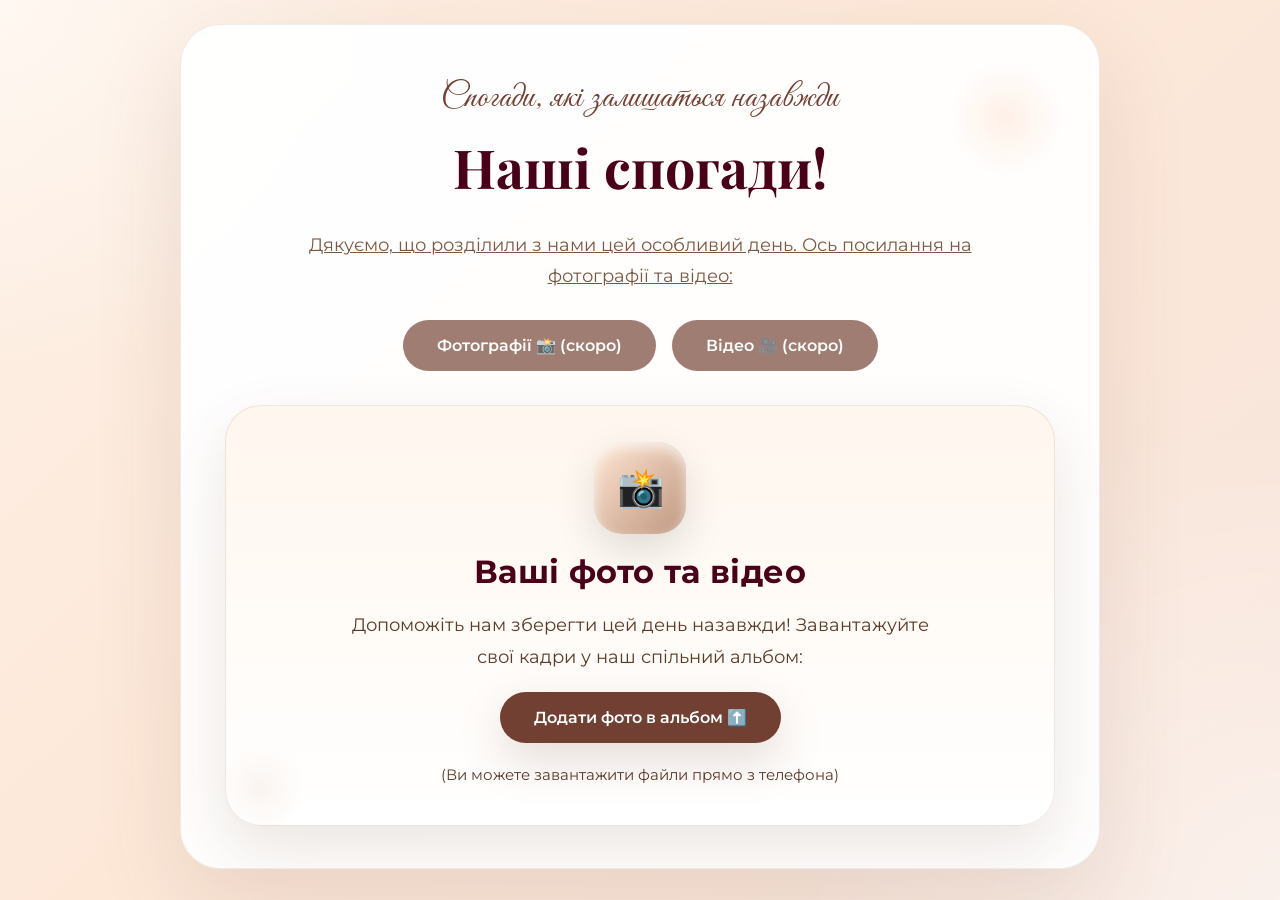
<file: index.html>
<!DOCTYPE html>
<html lang="uk">
<head>
<meta charset="UTF-8">
<meta name="viewport" content="width=device-width, initial-scale=1.0">
<meta name="description" content="Запрошення на весілля Олександра та Альони. 10 жовтня 2026 року в Харкові.">
<meta property="og:title" content="Весілля Олександра та Альони">
<meta property="og:description" content="Запрошуємо вас розділити з нами наш особливий день">
<meta property="og:image" content="1.jpg">
<meta property="og:type" content="website">
<title>Весілля Олександра та Альони</title>
<link rel="icon" href="data:image/svg+xml,<svg xmlns=%22http://www.w3.org/2000/svg%22 viewBox=%220 0 100 100%22><text y=%22.9em%22 font-size=%2290%22>💍</text></svg>">
<link rel="preconnect" href="https://fonts.googleapis.com">
<link rel="preconnect" href="https://fonts.gstatic.com" crossorigin>
<link rel="preload" href="https://fonts.googleapis.com/css2?family=Playfair+Display:wght@400;600;700&family=Great+Vibes&family=Montserrat:wght@300;400&display=swap" as="style">
<link href="https://fonts.googleapis.com/css2?family=Playfair+Display:wght@400;600;700&family=Great+Vibes&family=Montserrat:wght@300;400&display=swap" rel="stylesheet">
<link rel="stylesheet" href="style.css">
</head>
<body>
<audio id="bgMusic" preload="auto" autoplay loop muted playsinline>
  <source src="alex-warren-ordinary.mp3" type="audio/mpeg">
  Ваш браузер не підтримує аудіо.
</audio>

<!-- Відео на весь екран спочатку -->
<div id="intro-video-container" style="position: fixed; top: 0; left: 0; width: 100%; height: 100%; background: #000; display: flex; align-items: center; justify-content: center; z-index: 1000;">
  <video id="intro-video" style="width: 100%; height: 100%; object-fit: cover;" autoplay muted playsinline preload="auto">
    <source src="envelope-bg.mp4" type="video/mp4">
    Ваш браузер не підтримує відео.
  </video>
  <div class="intro-audio-hint">Тицни сюди для увімкнення аудіо доріжки</div>
</div>

<div id="envelope" onclick="openInvite()" role="button" tabindex="0" aria-label="Натисніть, щоб відкрити запрошення" style="display: none;">
  <video id="envelope-bg-video" autoplay muted loop playsinline preload="auto">
    <source src="envelope-bg.mp4" type="video/mp4">
    Ваш браузер не підтримує відео.
  </video>
  <div class="envelope-box">
    <div class="envelope-flap"></div>
    <div class="wax-seal">О&А</div>
    <!-- <div class="letter">Запрошуємо вас! <br> <span style="font-size: 0.6em; font-family: 'Montserrat';">10.10.2026</span></div> -->
  </div>
  <p>Натисніть, щоб відкрити запрошення</p>
</div>

<button class="music-btn" onclick="toggleMusic()" aria-label="Увімкнути або вимкнути фонову музику">🎵</button>

<div id="mainContent" style="display:none;">
  <section class="hero">
    <h1>Олександр & Альона</h1>
    <p class="script">Запрошуємо вас розділити з нами наш особливий день</p>
    <p>10 жовтня 2026 • 15:00 • м. Харків</p>
    <div id="countdown"></div>
  </section>

  <section class="fade-in">
    <h2>📍 Локація</h2>
    <div class="divider"></div>
    <p id="address-text" onclick="copyAddress()" title="Натисніть, щоб скопіювати">Ресторан Сім-Сім, м. Харків <span style="font-size:0.8em; opacity:0.7;">📋</span></p>

    <div style="margin-bottom: 20px;">
      <a href="https://www.google.com/maps/dir/?api=1&destination=50.015272,36.286023" target="_blank" rel="noopener noreferrer" class="map-btn">Google Maps 🗺️</a>
      <a href="https://waze.com/ul?ll=50.015272,36.286023&navigate=yes" target="_blank" rel="noopener noreferrer" class="map-btn">Waze 🚙</a>
      <a href="http://maps.apple.com/?daddr=50.015272,36.286023" target="_blank" rel="noopener noreferrer" class="map-btn">Apple Maps 🍏</a>
    </div>

    <div style="max-width:1200px; margin:0 auto;">
      <div class="location-grid" style="display:grid; grid-template-columns:repeat(2, 1fr); gap:20px; margin-bottom:30px;">
        <img width="1800" height="1200" src="1.jpg" class="view-img" alt="Зовнішній вигляд ресторану Сім-Сім" decoding="async" style="width:100%; height:300px; border-radius:20px; object-fit:cover; box-shadow:0 15px 40px rgba(0,0,0,0.1);">
        <img width="561" height="398" src="2.jpg" class="view-img" alt="Інтер'єр ресторану Сім-Сім" decoding="async" style="width:100%; height:300px; border-radius:20px; object-fit:cover; box-shadow:0 15px 40px rgba(0,0,0,0.1);">
      </div>
      <iframe src="https://www.google.com/maps/embed?pb=!1m18!1m12!1m3!1d2560.272!2d36.286023!3d50.015272!2m3!1f0!2f0!3f0!3m2!1i1024!2i768!4f13.1!3m3!1m2!1s0x4127a7498be85b9d%3A0xc0aa5402f02b798c!2s%D0%A1%D0%B8%D0%BC-%D0%A1%D0%B8%D0%BC!5e0!3m2!1suk!2sua!4v1740912000000!5m2!1suk!2sua" width="100%" height="300" style="border:0;border-radius:20px;" allowfullscreen loading="lazy" referrerpolicy="no-referrer-when-downgrade"></iframe>
    </div>
  </section>

  <section class="fade-in" id="timing-section">
    <h2>🕒 Таймінг</h2>
    <div class="divider"></div>
    <p>Орієнтовний розклад на день:</p>
    <ul class="timing-list" style="list-style:none; padding:0; max-width:500px; margin:0 auto; text-align:left;">
      <li class="stagger-item" style="margin: 10px 0;"><strong>14:00</strong> — Welcome зона (Прийом гостей)</li>
      <li class="stagger-item" style="margin: 10px 0;"><strong>14:30</strong> — Початок церемонії</li>
      <li class="stagger-item" style="margin: 10px 0;"><strong>21:30</strong> — Завершення святкування</li>
    </ul>
  </section>

  <section class="fade-in">
    <h2>📷 Our history</h2>
    <div class="divider"></div>
    <div class="gallery history-gallery">
      <img width="960" height="1280" data-src="photo1.jpg" class="view-img lazy" alt="Фото з нашої історії 1" loading="lazy" decoding="async">
      <img width="960" height="1280" data-src="photo2.jpg" class="view-img lazy" alt="Фото з нашої історії 2" loading="lazy" decoding="async">
      <img width="1280" height="960" data-src="photo3.jpg" class="view-img lazy" alt="Фото з нашої історії 3" loading="lazy" decoding="async">
      <img width="960" height="1280" data-src="photo4.jpg" class="view-img lazy" alt="Фото з нашої історії 4" loading="lazy" decoding="async">
      <img width="960" height="1280" data-src="photo5.jpg" class="view-img lazy" alt="Фото з нашої історії 5" loading="lazy" decoding="async">
      <img width="960" height="1280" data-src="photo6.jpg" class="view-img lazy" alt="Фото з нашої історії 6" loading="lazy" decoding="async">
    </div>
  </section>

  <section class="dress-code fade-in">
    <h2>Dress Code</h2>
    <div class="divider"></div>
    <p>Будемо раді бачити вас у теплих винно-карамельних відтінках.</p>
    <div class="palette">
      <div><div class="color-box" style="background:#ffe6d1;"></div><div class="color-name">Vanilla</div></div>
      <div><div class="color-box" style="background:#9d806e;"></div><div class="color-name">Almond</div></div>
      <div><div class="color-box" style="background:#724032;"></div><div class="color-name">Coffee</div></div>
      <div><div class="color-box" style="background:#490018;"></div><div class="color-name">Cabernet</div></div>
      <div><div class="color-box" style="background:#320010;"></div><div class="color-name">Deep Oak</div></div>
    </div>
    <p style="margin-top:40px;">Приклади стилю:</p>
    <div class="gallery" style="max-width:1000px; margin:20px auto;">
      <img width="900" height="1600" data-src="vanilla.jpg" class="style-img lazy" alt="Приклад дрес-коду у відтінку Vanilla" loading="lazy" decoding="async">
      <img width="900" height="1600" data-src="almond.jpg" class="style-img lazy" alt="Приклад дрес-коду у відтінку Almond" loading="lazy" decoding="async">
      <img width="900" height="1600" data-src="coffee.jpg" class="style-img lazy" alt="Приклад дрес-коду у відтінку Coffee" loading="lazy" decoding="async">
      <img width="900" height="1600" data-src="cabernet.jpg" class="style-img lazy" alt="Приклад дрес-коду у відтінку Cabernet" loading="lazy" decoding="async">
      <img width="900" height="1600" data-src="deep-oak.jpg" class="style-img lazy" alt="Приклад дрес-коду у відтінку Deep Oak" loading="lazy" decoding="async">
      <img width="902" height="1600" data-src="style.jpg" class="style-img lazy" alt="Загальний приклад стилю дрес-коду" loading="lazy" decoding="async">
    </div>
    <p style="margin-top:40px;">Будь ласка, уникайте яскравих неонових кольорів 🤍</p>
  </section>

  <section class="fade-in">
    <h2>🎁 Наші побажання дуже прості:</h2>
    <div class="divider"></div>
    <p>Якщо хочете зробити приємний сюрприз, ось кілька ідей:</p>
    <ul style="list-style:none; padding:0; max-width:500px; margin:0 auto; text-align:left;">
      <li style="margin: 10px 0;">• Конверт — замість тостера, блендера і третього сервізу 😄</li>
      <li style="margin: 10px 0;">• Гроші — щоб було, що згадувати після весілля.</li>
      <li style="margin: 10px 0;">• Трошки фінансів — на мрії та пригоди</li>
      <li style="margin: 10px 0;">• І ще трішки — «про запас»</li>
    </ul>
    <p style="margin-top:20px;">Дякуємо за вашу увагу та підтримку 🤍</p>
  </section>

  <section class="fade-in">
    <h2>🥂 Підтвердження присутності</h2>
    <div class="divider"></div>
    <form id="rsvpForm">
      <input type="text" name="name" placeholder="Ім'я та прізвище" required>
      <select name="attendance" required>
        <option value="">Чи будете ви присутні?</option>
        <option value="yes">Так, із задоволенням 🤍</option>
        <option value="no">На жаль, не зможу</option>
      </select>
      <div id="alcohol-wrapper" class="alcohol-wrapper-content">
        <p style="margin: 0 0 10px; font-size: 14px; color: #666;">Який алкоголь ви будете пити? (можна декілька)</p>
        <div class="alcohol-grid">
          <label class="alcohol-label"><input type="checkbox" name="alcohol" value="Вино"> Вино 🍷</label>
          <label class="alcohol-label"><input type="checkbox" name="alcohol" value="Шампанське"> Шампанське 🥂</label>
          <label class="alcohol-label"><input type="checkbox" name="alcohol" value="Горілка"> Горілка</label>
          <label class="alcohol-label"><input type="checkbox" name="alcohol" value="Віскі"> Віскі 🥃</label>
          <label class="alcohol-label"><input type="checkbox" name="alcohol" value="Коньяк"> Коньяк</label>
          <label class="alcohol-label"><input type="checkbox" name="alcohol" value="Без алкоголю"> Без алкоголю</label>
        </div>
      </div>
      <textarea name="wishes" placeholder="Ваші побажання"></textarea>
      <button type="submit" aria-label="Надіслати підтвердження присутності">Надіслати</button>
    </form>
    <p id="thanks" style="display:none;text-align:center;margin-top:20px;color:var(--cabernet);">Дякуємо 🤍</p>
  </section>

  <footer>
    <div style="text-align: center; margin-bottom: 20px;">
      <a href="https://www.instagram.com/sasha_zadorozhniy?igsh=MXZ5NHBuYXBrNDhoMA==" target="_blank" rel="noopener noreferrer" style="margin: 0 10px; color: #ffe6d1; text-decoration: none;">@alexander</a>
      <a href="https://www.instagram.com/alonka_dm?igsh=MTBsMmFjc3cxM2tucQ==" target="_blank" rel="noopener noreferrer" style="margin: 0 10px; color: #ffe6d1; text-decoration: none;">@alyona</a>
      <span style="margin: 0 10px; color: #ffe6d1;">To be continued...</span>
    </div>
    З любов’ю, Олександр та Альона • 2026
  </footer>
</div>

<div id="lightbox" class="lightbox">
  <span class="close" onclick="closeLightbox()">&times;</span>
  <a class="prev" onclick="changeSlide(-1)">&#10094;</a>
  <a class="next" onclick="changeSlide(1)">&#10095;</a>
  <img id="lightbox-img" alt="Збільшене фото">
</div>

<div id="toast">Адресу скопійовано!</div>
<button id="scrollTopBtn" title="Вгору">↑</button>
<script src="script.js" defer></script>
</body>
</html>
</file>
<file: style.css>
:root{--vanilla:#ffe6d1;--almond:#9d806e;--coffee:#724032;--cabernet:#490018;--deep:#320010}body{margin:0;font-family:'Montserrat',sans-serif;background:var(--vanilla);color:var(--almond);overflow-x:hidden;scroll-behavior:smooth}@media (prefers-color-scheme:dark){:root{--vanilla:#1a1a1a;--almond:#d4b8a5}body{background-color:#121212;color:#e0e0e0}#envelope{background-color:#1a1a1a}#countdown div{background:#252525;color:#d4b8a5}.alcohol-label,input,select,textarea{background:#2c2c2c;color:white;border-color:#444}}body::before{content:"";position:fixed;inset:0;background:radial-gradient(rgba(0,0,0,0.03) 1px,transparent 1px);background-size:4px 4px;pointer-events:none}#envelope{position:fixed;inset:0;background:linear-gradient(180deg,rgba(255,255,255,0.96),rgba(255,255,255,0.88));display:flex;justify-content:center;align-items:center;flex-direction:column;z-index:10005;cursor:pointer;transition:opacity 1s ease;perspective:1200px;overflow:hidden;backdrop-filter:blur(12px);border:1px solid rgba(255,255,255,0.9);box-shadow:0 40px 90px rgba(0,0,0,0.18)}#envelope-bg-video{position:absolute;inset:0;width:100%;height:100%;object-fit:cover;opacity:0.22;filter:brightness(1.05) saturate(0.75);pointer-events:none;z-index:0}.envelope-box{width:340px;height:220px;background:linear-gradient(180deg,#fef9f4 0%,#fffdf9 45%,#f8efe6 100%);border-radius:28px;position:relative;box-shadow:0 35px 85px rgba(0,0,0,0.22);animation:sway 4s ease-in-out infinite;overflow:hidden;transform-style:preserve-3d}.envelope-box::before{content:"";position:absolute;inset:0;background:radial-gradient(circle at top center,rgba(255,255,255,0.75),transparent 45%);pointer-events:none;mix-blend-mode:soft-light;z-index:1}.envelope-flap{content:"";position:absolute;top:0;left:0;width:100%;height:100%;background:linear-gradient(135deg,#8f5f3c 0%,#5c3122 100%);clip-path:polygon(0 0,100% 0,50% 50%);transition:transform 0.8s ease;transform-origin:top;z-index:2;box-shadow:inset 0 8px 24px rgba(0,0,0,0.18)}.envelope-flap::after{content:"";position:absolute;top:18%;left:12%;width:76%;height:24%;background:rgba(255,255,255,0.16);filter:blur(4px);pointer-events:none}.wax-seal{position:absolute;top:50%;left:50%;transform:translate(-50%,-20%);width:64px;height:64px;background:radial-gradient(circle at 30% 30%,#f8d78b 0%,#d69a3c 35%,#7a3f1b 100%);border-radius:50% 48% 52% 47% / 47% 53% 48% 52%;display:flex;align-items:center;justify-content:center;font-family:'Great Vibes',cursive;font-size:20px;font-weight:bold;color:#4d1a06;text-shadow:0.5px 0.5px 0 rgba(255,255,255,0.35);box-shadow:0 12px 20px rgba(0,0,0,0.28),inset 0 3px 8px rgba(255,255,255,0.5);z-index:3;transition:opacity 0.4s ease;animation:sealPulse 2.2s infinite ease-in-out;border:1px solid rgba(0,0,0,0.12)}.wax-seal::before{content:"";position:absolute;top:16%;left:16%;width:40%;height:16%;background:rgba(255,255,255,0.55);border-radius:50%;filter:blur(1px);pointer-events:none}.wax-seal::after{content:"";position:absolute;top:50%;left:50%;width:80%;height:80%;border-radius:50%;box-shadow:inset 0 10px 30px rgba(0,0,0,0.1);pointer-events:none}@keyframes sealPulse{0%{transform:translate(-50%,-20%) scale(1);box-shadow:inset 0 0 12px rgba(0,0,0,0.3),0 6px 15px rgba(0,0,0,0.4)}50%{transform:translate(-50%,-20%) scale(1.1);box-shadow:0 0 20px rgba(255,215,0,0.5),0 10px 30px rgba(0,0,0,0.4)}100%{transform:translate(-50%,-20%) scale(1);box-shadow:inset 0 0 12px rgba(0,0,0,0.3),0 6px 15px rgba(0,0,0,0.4)}}@keyframes sway{0%,100%{transform:rotate(0deg)}25%{transform:rotate(1.5deg)}75%{transform:rotate(-1.5deg)}}#envelope.open .envelope-flap{transform:rotateX(180deg)}#envelope.open .wax-seal{opacity:0;animation:none}#envelope.open .envelope-box{animation:none}.letter{position:absolute;top:14px;left:18px;right:18px;bottom:14px;background:linear-gradient(180deg,#fffdfa,#f7efe7);border-radius:20px;z-index:1;transition:transform 1s ease-in-out,opacity 0.5s;opacity:0;display:flex;flex-direction:column;align-items:center;justify-content:center;padding:24px;box-shadow:0 20px 35px rgba(0,0,0,0.16);color:var(--cabernet);font-family:'Great Vibes',cursive;font-size:24px;text-align:center;letter-spacing:0.8px;border:1px solid rgba(0,0,0,0.06);background-image:radial-gradient(circle at top left,rgba(255,255,255,0.9),transparent 25%)}#envelope.open .letter{opacity:1;transform:translateY(-140px) scale(1.05)}#envelope p{margin-top:20px;letter-spacing:2px;color:var(--deep)}.petal{position:fixed;top:-10px;width:12px;height:12px;background:var(--cabernet);opacity:0.6;border-radius:50%;animation:fall linear infinite}@keyframes fall{to{transform:translateY(110vh) rotate(360deg)}}.confetti{position:fixed;width:8px;height:8px;z-index:10002;pointer-events:none;animation:burst 1s ease-out forwards}@keyframes burst{0%{transform:translate(0,0) rotate(0deg);opacity:1}100%{transform:translate(var(--tx),var(--ty)) rotate(720deg);opacity:0}}.hero{background:linear-gradient(rgba(0,0,0,0.35),rgba(0,0,0,0.35)),url('fon.jpg') center/cover no-repeat;color:var(--vanilla);padding:180px 20px;text-align:center;min-height:100vh;display:flex;flex-direction:column;justify-content:center;align-items:center;position:relative}h1{font-family:'Playfair Display',serif;font-size:60px;letter-spacing:2px;color:var(--vanilla);margin:0;text-shadow:0 3px 8px rgba(0,0,0,0.4)}.script{font-family:'Great Vibes',cursive;font-size:48px;margin-top:30px;color:var(--vanilla)}.hero p{font-size:30px;margin:10px 0;color:var(--vanilla)}.calendar-btn{display:inline-block;margin-top:15px;padding:8px 16px;border:1px solid var(--vanilla);border-radius:20px;color:var(--vanilla);text-decoration:none;font-size:14px;background:rgba(255,255,255,0.1);transition:0.3s;cursor:pointer}.calendar-btn:hover{background:var(--vanilla);color:var(--almond)}@keyframes pulse{0%{transform:scale(1);box-shadow:0 0 0 0 rgba(255,230,209,0.7)}70%{transform:scale(1.05);box-shadow:0 0 0 15px rgba(255,230,209,0)}100%{transform:scale(1);box-shadow:0 0 0 0 rgba(255,230,209,0)}}.map-btn{display:inline-block;padding:8px 16px;margin:5px;background:var(--coffee);color:white;border-radius:20px;text-decoration:none;font-size:14px;transition:0.3s}.map-btn:hover{background:var(--cabernet);transform:translateY(-2px)}#address-text{cursor:pointer;transition:transform 0.2s,color 0.2s;display:inline-block}#address-text:hover{transform:scale(1.05);color:var(--cabernet)}#toast{visibility:hidden;min-width:250px;margin-left:-125px;background-color:var(--deep);color:#fff;text-align:center;border-radius:50px;padding:16px;position:fixed;z-index:10001;left:50%;bottom:30px;font-size:16px;box-shadow:0 5px 15px rgba(0,0,0,0.3);opacity:0;transition:opacity 0.5s,bottom 0.5s}#toast.show{visibility:visible;opacity:1;bottom:50px}#scrollTopBtn{position:fixed;bottom:30px;right:30px;width:50px;height:50px;background:var(--cabernet);color:white;border:none;border-radius:50%;font-size:24px;cursor:pointer;box-shadow:0 4px 12px rgba(0,0,0,0.3);z-index:998;opacity:0;visibility:hidden;transition:opacity 0.3s,visibility 0.3s,transform 0.3s,background 0.3s;display:flex;align-items:center;justify-content:center}#scrollTopBtn.show{opacity:1;visibility:visible}#scrollTopBtn:hover{background:var(--deep);transform:translateY(-5px)}section{padding:120px 20px;text-align:center}.divider{width:80px;height:2px;background:var(--coffee);margin:40px auto}#countdown{margin-top:40px;font-size:22px;letter-spacing:2px;display:flex;justify-content:center;gap:30px;flex-wrap:wrap}#countdown div{background:white;padding:20px 25px;border-radius:20px;box-shadow:0 10px 30px rgba(0,0,0,0.1);min-width:90px;color:var(--almond)}#countdown span{display:block;font-size:28px;font-weight:600}.gallery{display:grid;grid-template-columns:repeat(auto-fit,minmax(250px,1fr));gap:20px;max-width:1000px;margin:0 auto;perspective:1000px}.gallery img{width:100%;border-radius:20px;box-shadow:0 15px 40px rgba(0,0,0,0.1);transition:transform 0.1s ease-out;cursor:pointer;transform-origin:center}.gallery img:hover{transform:scale(1.05)}.dress-code{background:var(--coffee);color:var(--vanilla)}.palette{display:flex;justify-content:center;gap:20px;flex-wrap:wrap;margin-top:40px}.color-box{width:120px;height:120px;border-radius:20px;box-shadow:0 10px 25px rgba(0,0,0,0.2)}.color-name{margin-top:10px;font-size:14px;letter-spacing:1px}form{max-width:500px;margin:0 auto;text-align:left}input,select,textarea{width:100%;padding:14px;margin:10px 0 20px;border-radius:12px;border:1px solid #ddd}form label{display:block;margin-top:15px;margin-bottom:5px}.dress-code .gallery{max-width:1000px;margin:20px auto}.dress-code-note{margin-top:40px}.wishes-list{list-style:none;padding:0;max-width:500px;margin:0 auto;text-align:left}.wishes-list li{margin:10px 0}.wishes-thanks{margin-top:20px}.alcohol-grid{display:grid;grid-template-columns:repeat(2,1fr);gap:10px;margin-bottom:20px}.alcohol-label{display:flex;align-items:center;background:white;padding:10px;border-radius:12px;border:1px solid #ddd;cursor:pointer;font-size:14px;transition:0.2s}.alcohol-label:hover{border-color:var(--cabernet);background:#fff5f0}.alcohol-wrapper-content{max-height:0;overflow:hidden;transition:max-height 0.5s ease-out,opacity 0.5s;opacity:0}.alcohol-wrapper-content.show{max-height:500px;opacity:1}.alcohol-prompt{margin:0 0 10px;font-size:14px;color:#666}.alcohol-label input{width:auto;margin:0 10px 0 0;height:auto;padding:0}button{padding:15px 40px;border:none;border-radius:40px;background:var(--cabernet);color:white;cursor:pointer;transition:0.3s}button:hover{background:var(--deep);transform:translateY(-3px)}footer div{text-align:center;margin-bottom:20px}.footer-link,.footer-text{margin:0 10px;color:white;text-decoration:none}.music-btn{position:fixed;top:20px;right:20px;background:white;border:1px solid #ddd;padding:10px 16px;border-radius:50%;cursor:pointer;color:var(--deep);font-size:20px;box-shadow:0 4px 12px rgba(0,0,0,0.15);z-index:1000}.music-btn:hover{transform:scale(1.1);box-shadow:0 6px 20px rgba(0,0,0,0.2)}.intro-audio-hint{position:absolute;bottom:50px;left:50%;transform:translateX(-50%);padding:14px 20px;border-radius:999px;background:rgba(0,0,0,0.2);color:#fff;font-size:18px;text-align:center;z-index:1001;max-width:85%;box-shadow:0 10px 30px rgba(0,0,0,0.2)}.intro-audio-hint::before{content:"";position:absolute;top:-10px;left:50%;transform:translateX(-50%);border-width:0 10px 10px 10px;border-style:solid;border-color:transparent transparent rgba(0,0,0,0.2) transparent}.lightbox{display:none;position:fixed;z-index:10000;left:0;top:0;width:100%;height:100%;background-color:rgba(0,0,0,0.9);justify-content:center;align-items:center;opacity:0;transition:opacity 0.3s ease}.lightbox.show{opacity:1}.lightbox img{max-width:90%;max-height:90%;object-fit:contain}.close{position:absolute;top:20px;right:30px;color:white;font-size:40px;font-weight:bold;cursor:pointer}.prev,.next{cursor:pointer;position:absolute;top:50%;width:auto;padding:16px;margin-top:-50px;color:white;font-weight:bold;font-size:30px;transition:0.6s ease;border-radius:0 3px 3px 0;user-select:none;z-index:10001;text-decoration:none}.next{right:0;border-radius:3px 0 0 3px}.prev{left:0;border-radius:3px 0 0 3px}.prev:hover,.next:hover{background-color:rgba(0,0,0,0.8)}@media (max-width:768px){.envelope-box{width:280px;height:180px}.hero{padding:120px 20px}h1{font-size:40px}.script{font-size:32px}.hero p{font-size:20px}section{padding:80px 20px}#countdown{gap:15px;font-size:18px}#countdown div{padding:15px 20px;min-width:70px}#countdown span{font-size:24px}.gallery{grid-template-columns:repeat(auto-fit,minmax(200px,1fr));gap:15px}.palette{gap:15px}.color-box{width:80px;height:80px}.color-name{font-size:12px}footer{padding:40px 20px}.music-btn{top:10px;right:10px;padding:8px 12px;font-size:16px}.intro-audio-hint{font-size:14px;padding:10px 16px;bottom:30px}}@media (max-width:480px){.envelope-box{width:250px;height:160px}h1{font-size:32px}.script{font-size:28px}.hero p{font-size:18px}section{padding:60px 15px}#countdown{flex-direction:column;gap:10px}#countdown div{padding:10px 15px;min-width:60px}#countdown span{font-size:20px}.gallery{grid-template-columns:repeat(auto-fit,minmax(150px,1fr));gap:10px}.palette{gap:10px}.color-box{width:60px;height:60px}.color-name{font-size:10px}button{padding:12px 30px}footer{padding:30px 15px;font-size:14px}.location-grid{grid-template-columns:1fr !important}.music-btn{padding:12px 16px;font-size:18px}.close{right:35px;font-size:80px}.intro-audio-hint{font-size:11px;padding:8px 10px;bottom:20px;max-width:70%;left:50%;transform:translateX(-50%);width:auto}.intro-audio-hint::before{border-width:0 6px 6px 6px;display:none}}.fade-in{opacity:0;transform:translateY(30px);transition:opacity 0.8s ease-out,transform 0.8s ease-out}.fade-in.visible{opacity:1;transform:translateY(0)}.hero h1,.hero p,.hero .script{animation:slideUp 1s ease-out}@keyframes slideUp{from{opacity:0;transform:translateY(50px)}to{opacity:1;transform:translateY(0)}}.countdown-item{animation:bounceIn 4s ease-out;animation-delay:calc(var(--i) * 0.5s);animation-fill-mode:both}@keyframes bounceIn{0%{opacity:0;transform:scale(0.3)}50%{opacity:1;transform:scale(1.05)}70%{transform:scale(0.9)}100%{opacity:1;transform:scale(1)}}.stagger-item{opacity:0;transform:translateX(-20px);transition:all 0.5s ease-out}.visible .stagger-item{opacity:1;transform:translateX(0)}.stagger-item:nth-child(1){transition-delay:0.1s}.stagger-item:nth-child(2){transition-delay:0.2s}.stagger-item:nth-child(3){transition-delay:0.3s}.stagger-item:nth-child(4){transition-delay:0.4s}.stagger-item:nth-child(5){transition-delay:0.5s}.stagger-item:nth-child(6){transition-delay:0.6s}img{height:auto}.manual-memories-btn{position:fixed;bottom:90px;right:20px;z-index:1001;padding:10px 18px;background-color:#724032;color:#fff;border:none;border-radius:50px;cursor:pointer;box-shadow:0 4px 12px rgba(0,0,0,0.3);font-family:inherit;font-size:14px;transition:transform 0.2s ease}
</file>
<file: post_wedding.css>
﻿:root {
    --vanilla: #ffe6d1;
    --almond: #9d806e;
    --coffee: #724032;
    --cabernet: #490018;
    --deep: #320010;
    --light: #fff8f0;
}

* {
    box-sizing: border-box;
}

html, body {
    margin: 0;
    min-height: 100%;
}

body {
    font-family: 'Montserrat', sans-serif;
    color: var(--almond);
    background: radial-gradient(circle at top left, rgba(255, 248, 242, 0.9), transparent 24%),
                linear-gradient(135deg, #fdf0e6 0%, #fde8d8 45%, #f7e5dc 100%);
    display: flex;
    justify-content: center;
    align-items: center;
    padding: 24px;
    text-align: center;
}

body::before {
    content: '';
    position: fixed;
    inset: 0;
    background: radial-gradient(circle at bottom right, rgba(255, 255, 255, 0.45), transparent 32%);
    pointer-events: none;
}

.page-shell {
    width: 100%;
    max-width: 920px;
}

.page-card {
    position: relative;
    background: rgba(255, 255, 255, 0.95);
    border: 1px solid rgba(157, 128, 110, 0.16);
    border-radius: 40px;
    box-shadow: 0 32px 90px rgba(98, 58, 38, 0.12);
    padding: 52px 44px 42px;
    overflow: hidden;
}

.page-card::before {
    content: '';
    position: absolute;
    top: 18px;
    right: 18px;
    width: 150px;
    height: 150px;
    border-radius: 50%;
    background: radial-gradient(circle, rgba(255,236,225,0.8), transparent 55%);
    pointer-events: none;
}

.page-card::after {
    content: '';
    position: absolute;
    bottom: 20px;
    left: 20px;
    width: 120px;
    height: 120px;
    border-radius: 50%;
    background: radial-gradient(circle, rgba(219, 173, 143, 0.12), transparent 52%);
    pointer-events: none;
}

.page-header {
    display: flex;
    flex-direction: column;
    align-items: center;
    gap: 12px;
    margin-bottom: 28px;
}

.page-label {
    font-family: 'Great Vibes', cursive;
    font-size: 2.1rem;
    color: var(--coffee);
    letter-spacing: 0.8px;
}

h1 {
    font-family: 'Playfair Display', serif;
    font-size: clamp(2.8rem, 4.2vw, 4.2rem);
    margin: 0;
    color: var(--cabernet);
}

.intro-copy {
    max-width: 720px;
    margin: 0 auto 28px;
}

.post-audio-hint {
    display: inline-flex;
    justify-content: center;
    align-items: center;
    margin: 0 auto 24px;
    padding: 12px 20px;
    max-width: 420px;
    color: var(--cabernet);
    background: rgba(255, 255, 255, 0.32);
    border: 1px solid rgba(255, 255, 255, 0.9);
    border-radius: 999px;
    backdrop-filter: blur(12px);
    box-shadow: 0 18px 40px rgba(80, 46, 28, 0.12);
    font-weight: 600;
    letter-spacing: 0.1em;
    text-transform: uppercase;
    animation: floatBubble 6s ease-in-out infinite;
}

p {
    font-size: 1.1rem;
    line-height: 1.75;
    margin: 0 auto 24px;
    max-width: 700px;
    color: #7a5844;
}

.links-container {
    display: flex;
    flex-wrap: wrap;
    gap: 16px;
    justify-content: center;
    margin-bottom: 34px;
}

.link-btn {
    display: inline-flex;
    align-items: center;
    justify-content: center;
    padding: 16px 34px;
    border-radius: 999px;
    background: var(--coffee);
    color: white;
    text-decoration: none;
    font-size: 1rem;
    font-weight: 600;
    box-shadow: 0 18px 45px rgba(114, 64, 50, 0.18);
    transition: transform 0.3s ease, background 0.3s ease, box-shadow 0.3s ease;
}

.link-btn:hover {
    background: var(--cabernet);
    transform: translateY(-2px);
    box-shadow: 0 20px 50px rgba(73, 0, 24, 0.16);
}

.disabled-link {
    opacity: 0.68;
    cursor: default;
    pointer-events: none;
    box-shadow: none;
}

.disabled-link:hover {
    transform: none;
    background: var(--coffee);
}

.upload-section {
    background: linear-gradient(180deg, rgba(255, 246, 237, 0.95), rgba(255, 255, 255, 0.95));
    border: 1px solid rgba(157, 128, 110, 0.18);
    border-radius: 36px;
    box-shadow: 0 24px 60px rgba(94, 58, 34, 0.12);
    padding: 36px 32px;
    transition: transform 0.3s ease, box-shadow 0.3s ease, border-color 0.3s ease;
}

.upload-section:hover {
    transform: translateY(-4px);
    box-shadow: 0 30px 72px rgba(94, 58, 34, 0.14);
    border-color: rgba(157, 128, 110, 0.25);
}

.upload-card {
    display: flex;
    flex-direction: column;
    align-items: center;
    gap: 18px;
    text-align: center;
}

.upload-icon {
    width: 92px;
    height: 92px;
    display: flex;
    align-items: center;
    justify-content: center;
    font-size: 38px;
    border-radius: 28px;
    background: linear-gradient(135deg, rgba(255, 230, 209, 0.95), rgba(187, 145, 121, 0.95));
    box-shadow: inset 0 6px 14px rgba(255, 255, 255, 0.7), 0 16px 40px rgba(0, 0, 0, 0.12);
}

.upload-card h2 {
    margin: 0;
    font-size: 2rem;
    color: var(--cabernet);
    letter-spacing: 0.4px;
}

.upload-card p {
    max-width: 600px;
    color: #5b3a29;
    line-height: 1.85;
    margin: 0;
}

.upload-note {
    font-size: 0.95rem;
    color: rgba(115, 77, 59, 0.8);
    margin-top: 12px;
}

.player-controls {
    position: fixed;
    top: 22px;
    right: 22px;
    display: flex;
    align-items: center;
    gap: 14px;
    z-index: 1000;
    background: rgba(255, 255, 255, 0.96);
    padding: 10px 14px 10px 18px;
    border-radius: 50px;
    box-shadow: 0 10px 30px rgba(0, 0, 0, 0.12);
    transition: opacity 0.4s ease, transform 0.4s ease, max-width 0.4s ease;
    max-width: 340px;
    overflow: visible;
    white-space: normal;
    opacity: 0;
    visibility: hidden;
    transform: translateY(-10px);
    pointer-events: none;
}

.player-controls.visible {
    opacity: 1;
    visibility: visible;
    transform: translateY(0);
    pointer-events: auto;
}

.player-controls.active {
    max-width: 340px;
}

.music-control {
    display: flex;
    flex-direction: column;
    align-items: center;
    gap: 8px;
}

.music-btn {
    background: var(--vanilla);
    border: none;
    width: 38px;
    height: 38px;
    border-radius: 50%;
    cursor: pointer;
    font-size: 18px;
    display: flex;
    align-items: center;
    justify-content: center;
    transition: background 0.3s ease;
}

.music-btn:hover {
    background: #fff0e1;
}

.music-hint {
    font-size: 0.75rem;
    color: var(--almond);
    opacity: 0.88;
    max-width: 160px;
    line-height: 1.3;
}

.player-info {
    display: flex;
    flex-direction: column;
    min-width: 140px;
    opacity: 1;
    transition: opacity 0.3s ease;
}

.player-controls.active .player-info {
    opacity: 1;
}

.player-header {
    display: flex;
    justify-content: space-between;
    align-items: center;
    margin-bottom: 6px;
}

.song-title {
    font-size: 11px;
    font-weight: 600;
    color: var(--coffee);
}

.equalizer {
    display: flex;
    align-items: flex-end;
    gap: 2px;
    height: 10px;
}

.eq-bar {
    width: 2px;
    height: 100%;
    background: var(--cabernet);
    border-radius: 1px;
    animation: equalize 1s ease-in-out infinite;
    transform-origin: bottom;
    animation-play-state: paused;
}

.player-controls.active .eq-bar {
    animation-play-state: running;
}

.eq-bar:nth-child(1) { animation-duration: 0.8s; }
.eq-bar:nth-child(2) { animation-duration: 1.2s; }
.eq-bar:nth-child(3) { animation-duration: 0.9s; }

.progress-container {
    width: 100%;
    height: 4px;
    background: #eee;
    border-radius: 2px;
}

.progress-bar {
    height: 100%;
    background: var(--cabernet);
    width: 0%;
    transition: width 0.1s linear;
}

.time-remaining {
    font-size: 9px;
    color: var(--almond);
    text-align: right;
    margin-top: 2px;
}

@keyframes equalize {
    0%, 100% { transform: scaleY(0.35); }
    50% { transform: scaleY(1); }
}

@keyframes floatBubble {
    0%, 100% {
        transform: translateY(0);
        opacity: 0.95;
    }
    50% {
        transform: translateY(-8px);
        opacity: 1;
    }
}

@keyframes slideUpModal {
    from {
        transform: translateY(100%);
        opacity: 0;
    }
    to {
        transform: translateY(0);
        opacity: 1;
    }
}

.audio-modal {
    position: fixed;
    inset: 0;
    display: flex;
    align-items: flex-end;
    justify-content: center;
    z-index: 2000;
    opacity: 0;
    visibility: hidden;
    transition: opacity 0.3s ease, visibility 0.3s ease;
    pointer-events: none;
}

.audio-modal.active {
    opacity: 1;
    visibility: visible;
    pointer-events: auto;
}

.audio-modal-overlay {
    position: absolute;
    inset: 0;
    background: rgba(0, 0, 0, 0.6);
    backdrop-filter: blur(4px);
}

.audio-modal-content {
    position: relative;
    background: rgba(255, 255, 255, 0.95);
    border-radius: 28px 28px 0 0;
    padding: 32px 28px 40px;
    max-width: 520px;
    width: 100%;
    box-shadow: 0 -10px 40px rgba(0, 0, 0, 0.2);
    animation: slideUpModal 0.4s ease-out forwards;
    transform: translateY(100%);
}

.audio-modal.active .audio-modal-content {
    animation: slideUpModal 0.4s ease-out forwards;
    transform: translateY(0);
}

.audio-modal-close {
    position: absolute;
    top: 14px;
    right: 16px;
    background: none;
    border: none;
    font-size: 28px;
    color: var(--cabernet);
    cursor: pointer;
    width: 36px;
    height: 36px;
    display: flex;
    align-items: center;
    justify-content: center;
    transition: opacity 0.2s ease;
}

.audio-modal-close:hover {
    opacity: 0.7;
}

.audio-modal-hint {
    font-size: 1.4rem;
    font-weight: 700;
    color: var(--cabernet);
    text-align: center;
    letter-spacing: 0.3px;
    line-height: 1.6;
}

@media (max-width: 768px) {
    .audio-modal-content {
        border-radius: 24px 24px 0 0;
        padding: 28px 24px 36px;
    }

    .audio-modal-hint {
        font-size: 1.2rem;
    }

    .page-card {
        padding: 44px 36px 36px;
    }

    .links-container {
        gap: 12px;
    }

    .link-btn {
        padding: 14px 28px;
        font-size: 0.95rem;
    }

    .upload-section {
        padding: 28px 24px;
    }

    .upload-icon {
        width: 80px;
        height: 80px;
        font-size: 34px;
    }
}

@media (max-width: 520px) {
    body {
        padding: 16px;
    }

    .page-card {
        border-radius: 30px;
        padding: 28px 20px 24px;
    }

    .page-header {
        gap: 10px;
    }

    h1 {
        font-size: 2.4rem;
    }

    p {
        font-size: 1rem;
        margin-bottom: 22px;
    }

    .post-audio-hint {
        font-size: 0.92rem;
        padding: 12px 16px;
        margin-bottom: 22px;
    }

    .player-controls {
        top: 14px;
        right: 14px;
        padding: 8px 10px 8px 14px;
    }

    .music-btn {
        width: 34px;
        height: 34px;
        font-size: 16px;
    }
}
</file>
